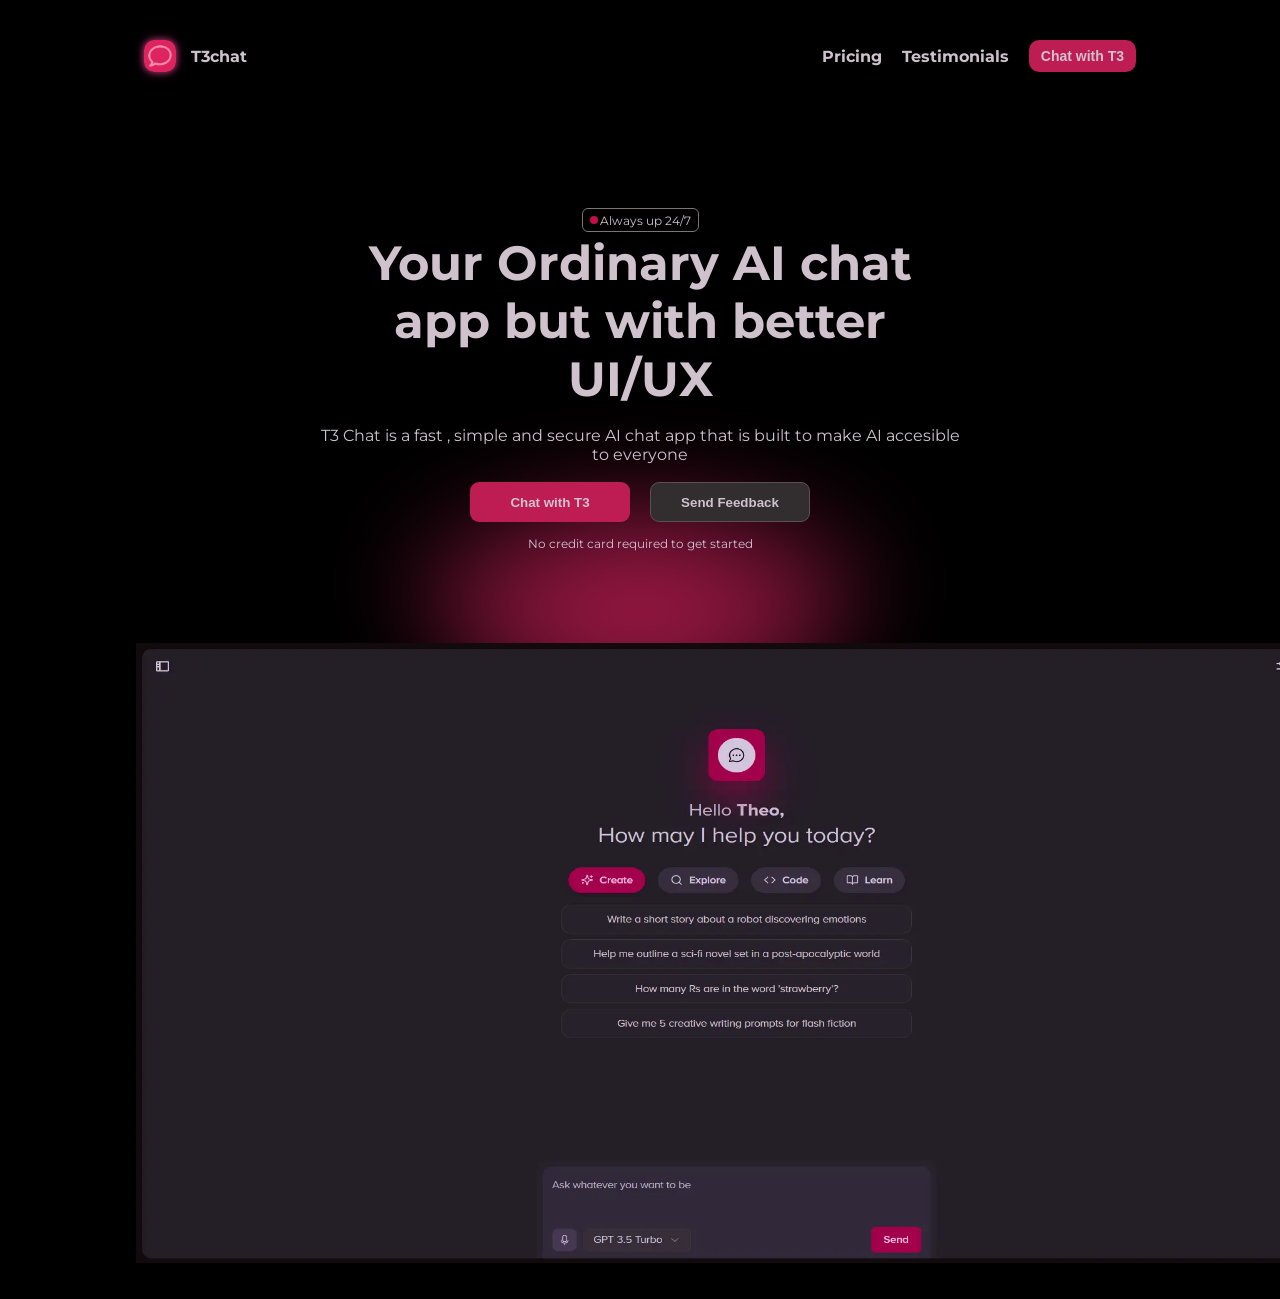
<file: assignment-3/landing-1/index.html>
<!DOCTYPE html>
<html lang="en">
<head>
    <meta charset="UTF-8">
    <meta name="viewport" content="width=device-width, initial-scale=1.0">
    <title>T3Chat</title>
    <link rel="preconnect" href="https://fonts.googleapis.com">
    <link rel="preconnect" href="https://fonts.gstatic.com" crossorigin>
    <link href="https://fonts.googleapis.com/css2?family=Montserrat:ital,wght@0,100..900;1,100..900&display=swap" rel="stylesheet">
    <link rel="stylesheet" href="style.css">
</head>
<body>
    <div class="container">
        <div class="main">
            <div class="navbar">
                <div class="nav1">
                    <img class="logo" src="msgicon.webp" height="32px" width="32px" alt="">
                    <a href="#" class="navlink">T3chat</a>
                </div>
                <div class="nav2">
                    <a href="#" class="navlink">Pricing</a>
                    <a href="#" class="navlink">Testimonials</a>
                    <button class="navbutton">Chat with T3</button>
                </div>
            </div>
            <div class="mainer">
                <div class="hero">
                    <div class="smallbanner">
                        <div class="dot" style="height: 8px; margin-right: 2px; width: 8px; background-color: #c60c4a; border-radius: 50px;"></div>
                        Always up 24/7</div>
                    <div class="header">
                        Your Ordinary AI chat app but with better UI/UX
                    </div>
                    <p class="para">T3 Chat is a fast , simple and secure AI chat app that is built to make AI accesible to everyone</p>
                    <div class="buttons">
                        <button class="button1">Chat with T3</button>
                        <button class="button2">Send Feedback</button>
                    </div>
                    <p style="font-size: 12px;">No credit card required to get started</p>
                </div>
            </div>
            <div class="heroimage">
                <img class="imgg" src="t3-dash.webp" height="620.49px" width="1200px" alt="" style="margin-top: 80px;">
            </div>
        </div>
    </div>
</body>
</html>
</file>
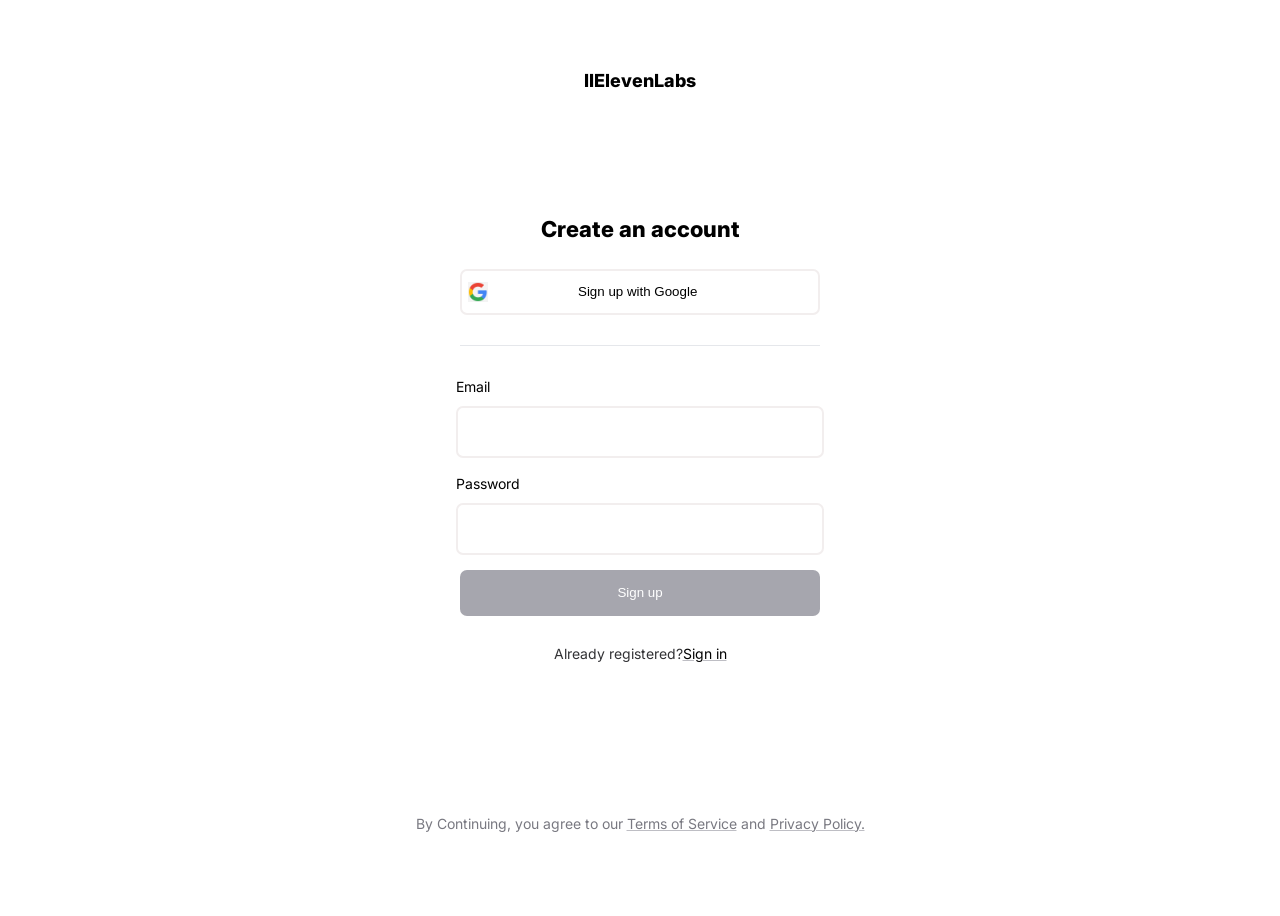
<file: week-1/assignment-1/index.html>
<!-- Assignment 1: Create a signup page of Eleven Labs-->

<!DOCTYPE html>
<html lang="en">
<head>
  <meta charset="UTF-8">
  <meta name="viewport" content="width=device-width, initial-scale=1.0">
  <title>Sign Up | ElevenLabs (Demo)</title>
  <link rel="preconnect" href="https://fonts.googleapis.com">
  <link rel="preconnect" href="https://fonts.gstatic.com" crossorigin>
  <link href="https://fonts.googleapis.com/css2?family=Inter:wght@100..900&display=swap" rel="stylesheet">
  <link rel="stylesheet" href="signup.css">
</head>
<body>
  <div class="container">
    <div class="content">
      <div class="header">IIElevenLabs</div>
      <div class="forms">
        <div class="createacc">Create an account</div>
        <button class="google">
          <img id="imgg" src="google.png" alt="" height="20px">
          
          <span>Sign up with Google</span>
        </button>
        <hr>
        <div>
          <label for="email" class="label">Email</label>
          <input class="input" type="email" id="email">
        </div>
        <div>
          <label for="pass" class="label">Password</label>
          <input class="input" type="password" id="pass">
        </div>
        <button class="signup">Sign up</button>
        <p class="registered">Already registered? <a class="signin" href="#"> Sign in</a></p>
        

      </div>
      <div class="footer">
        <p class="terms">By Continuing, you agree to our <a class="underline" href="#">Terms of Service</a>  and <a class="underline" href="#">Privacy Policy.</a> </p>
      </div>

    </div>
  </div>
  
</body>
</html>
</file>
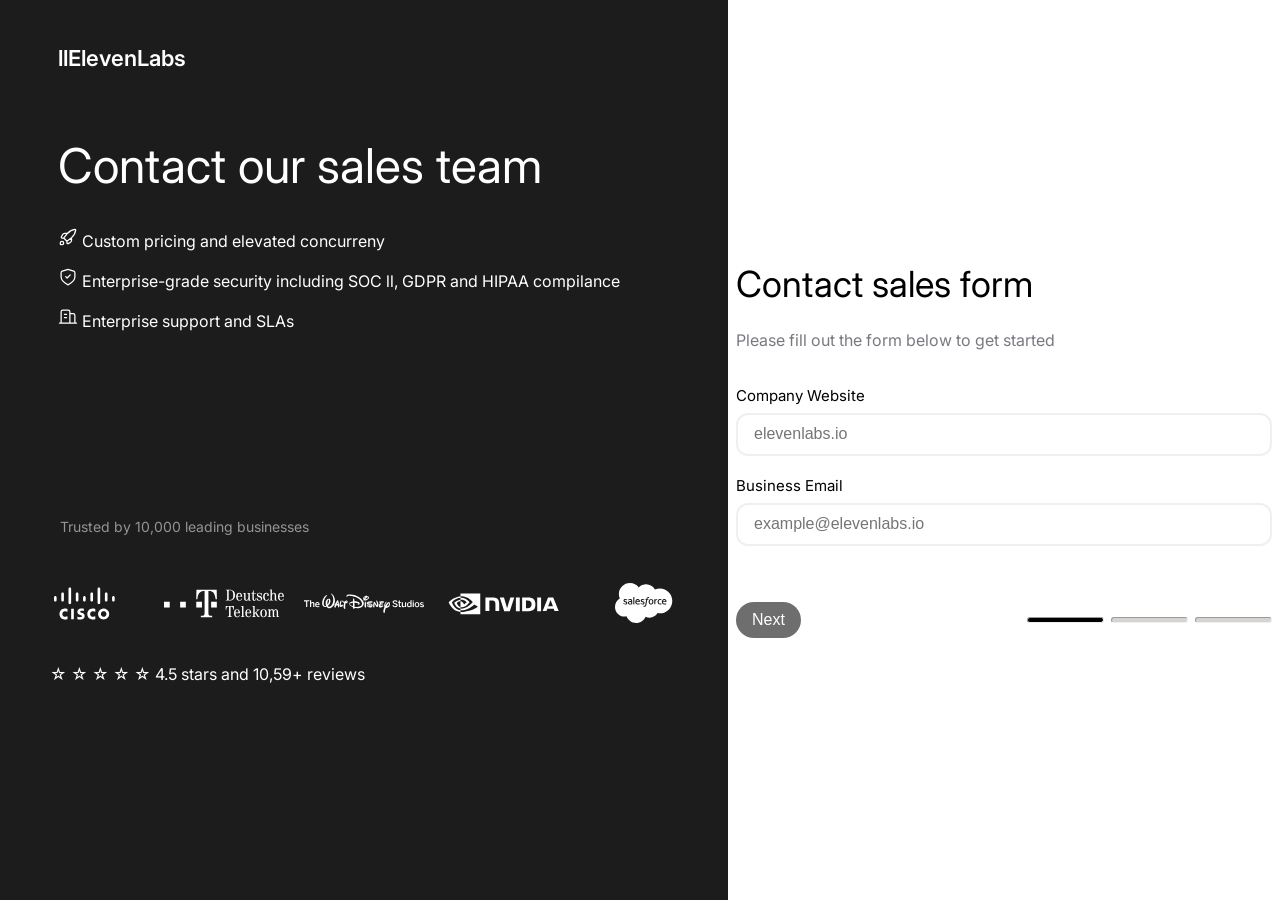
<file: week-1/assignment-2/index.html>
<!--Create a contact sales page of ElevenLabs-->

<!DOCTYPE html>
<html lang="en">
<head>
    <meta charset="UTF-8">
    <meta name="viewport" content="width=device-width, initial-scale=1.0">
    <title>Contact Sales</title>
    <link rel="preconnect" href="https://fonts.googleapis.com">
    <link rel="preconnect" href="https://fonts.gstatic.com" crossorigin>
    <link href="https://fonts.googleapis.com/css2?family=Inter:wght@100..900&display=swap" rel="stylesheet">
    <link rel="stylesheet" href="contact-sales.css">
</head>
<body>
    <div class="container">
        <div class="part1">
            <div class="container1">
                    <div class="top">llElevenLabs</div>
                    <div class="header">Contact our sales team</div>
                    <p style="margin: 8px 0px;"> <img src="rocket.svg" alt=""> Custom pricing and elevated concurreny</p>
                    <p style="margin: 8px 0px;" > <img src="shield.svg" alt=""> Enterprise-grade security including SOC ll, GDPR and HIPAA compilance</p>
                    <p style="margin: 8px 0px;" > <img src="enterprise.svg" alt=""> Enterprise support and SLAs</p>
                    
            </div>
            <div class="contain">
                <div class="tag">Trusted by 10,000 leading businesses</div>
                <div class="images">
                    <img src="cisco-white.svg" alt="">
                    <img src="deutsche-telekom-white.svg" alt="">
                    <img src="walt-disney-studios-white.svg" alt="">
                    <img src="nvidia-white.svg" alt="">
                    <img src="salesforce-white.svg" alt="">
                </div>
                <p style="padding-left: 50px;"> &#9734; &#9734; &#9734; &#9734; &#9734; 4.5 stars and 10,59+ reviews</p>
            </div>
        </div>
        <div class="part2">
            <div class="container2">
                <h2 class="heading2">Contact sales form</h2>
                <p class="para2">Please fill out the form below to get started</p>
                <div class="filler">
                    <label class="label2" for="company">Company Website</label>
                    <input class="input" type="text" id="company" placeholder="elevenlabs.io" style="margin-bottom: 20px;">
                </div>
                <div class="filler">
                    <label class="label2" for="email">Business Email</label>
                    <input class="input" type="text" id="email" placeholder="example@elevenlabs.io">
                </div>
                <div class="footer2">
                    <button class="next">Next</button>
                    <div class="lines">
                        <hr style="background-color: black;">
                        <hr>
                        <hr>
                    </div>
                </div>
            </div>
        </div>
    </div>
    
</body>
</html>
</file>
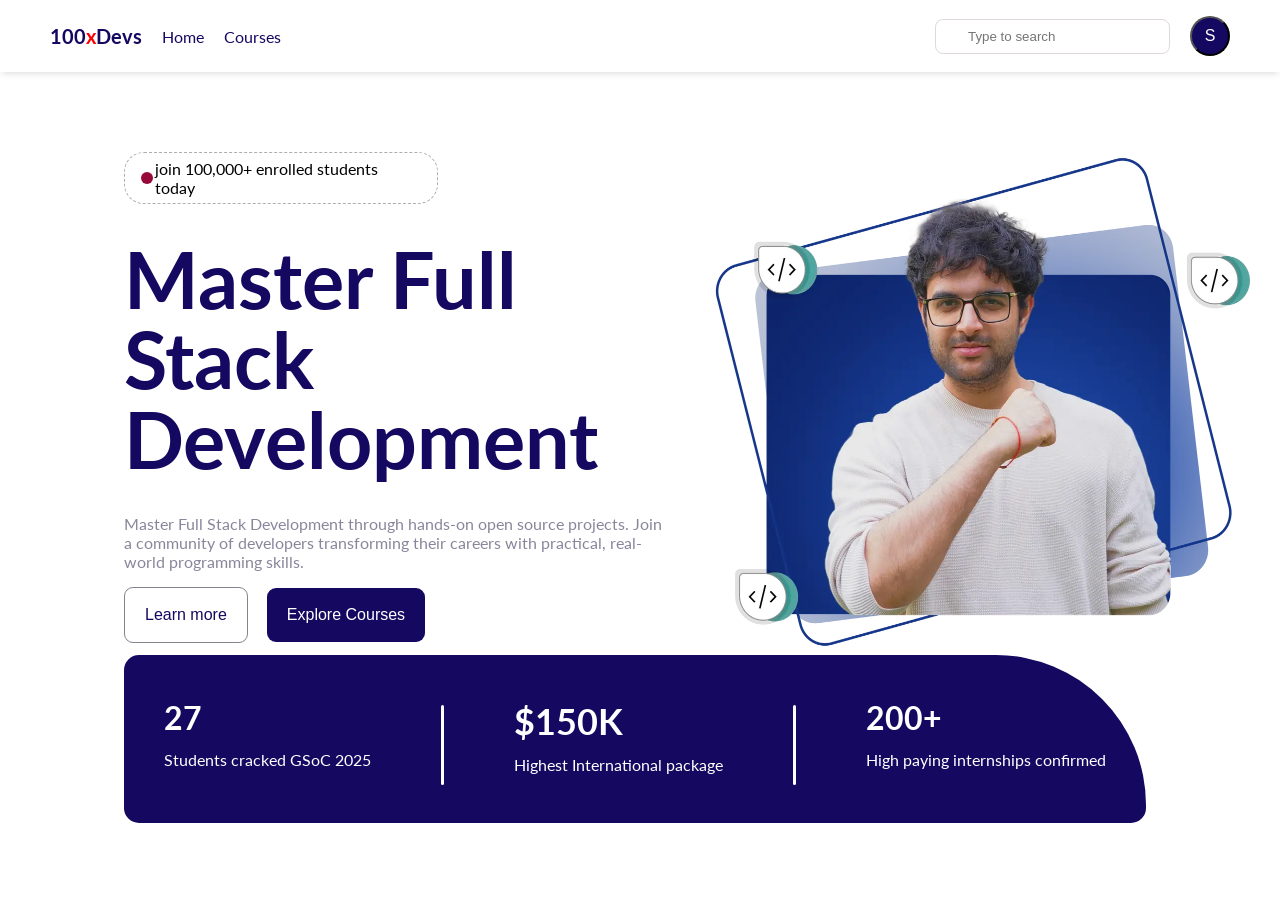
<file: week-1/assignment-3/index.html>
<!--Create the landing page of 100xdevs-->

<!DOCTYPE html>
<html lang="en">
<head>
    <meta charset="UTF-8">
    <meta name="viewport" content="width=device-width, initial-scale=1.0">
    <title>100xDevs</title>
    <link rel="preconnect" href="https://fonts.googleapis.com">
    <link rel="preconnect" href="https://fonts.gstatic.com" crossorigin>
    <link href="https://fonts.googleapis.com/css2?family=Lato:ital,wght@0,100;0,300;0,400;0,700;0,900;1,100;1,300;1,400;1,700;1,900&display=swap" rel="stylesheet">
    <link rel="stylesheet" href="100x.css">
</head>
<body>
    <div class="container">
        <div class="navbar">
            <div class="nav1">
                <div class="logo">100<span style="color: red;">x</span>Devs</div>
                <a class="navlink" href="#">Home</a>
                <a class="navlink" href="#">Courses</a>
            </div>
            <div class="nav2">
                <input class="input" type="text" placeholder="Type to search">
                <button class="profile">S</button>
            </div>
        </div>

        <div class="main">
            <div class="part1">
                <div class="textarea">
                    <div class="banner">
                        <div class="dot" style="height: 12px; width: 12px; background-color: rgb(151, 9, 56); border-radius: 50px;"></div>
                        join 100,000+ enrolled students today
                    </div>
                    <h1 class="hero-title">Master Full Stack Development</h1>
                    <p class="para">
                        Master Full Stack Development through hands-on open source projects. Join a community of developers transforming their careers with practical, real-world programming skills.
                    </p>
                    <button id="button1" class="buttons">Learn more</button>
                    <button id="button2" class="buttons">Explore Courses</button>
                </div>
                <div class="imgarea">
                    <img src="hero-img.webp" height="500px" width="540px" alt="">
                </div>
            </div>
            <div class="part2">
                <div class="card">
                    <div class="point">
                        <h1>27</h1>
                        <p>Students cracked GSoC 2025</p>
                    </div>
                    <div class="line"></div>
                    <div class="point">
                        <h1 class="pointhead">$150K</h1>
                        <p class="pointbullet">Highest International package</p>
                    </div>
                    <div class="line"></div>
                    <div class="point">
                        <h1>200+</h1>
                        <p>High paying internships confirmed</p>
                    </div>
                </div>
            </div>
        </div>
    </div>
    
</body>
</html>
</file>
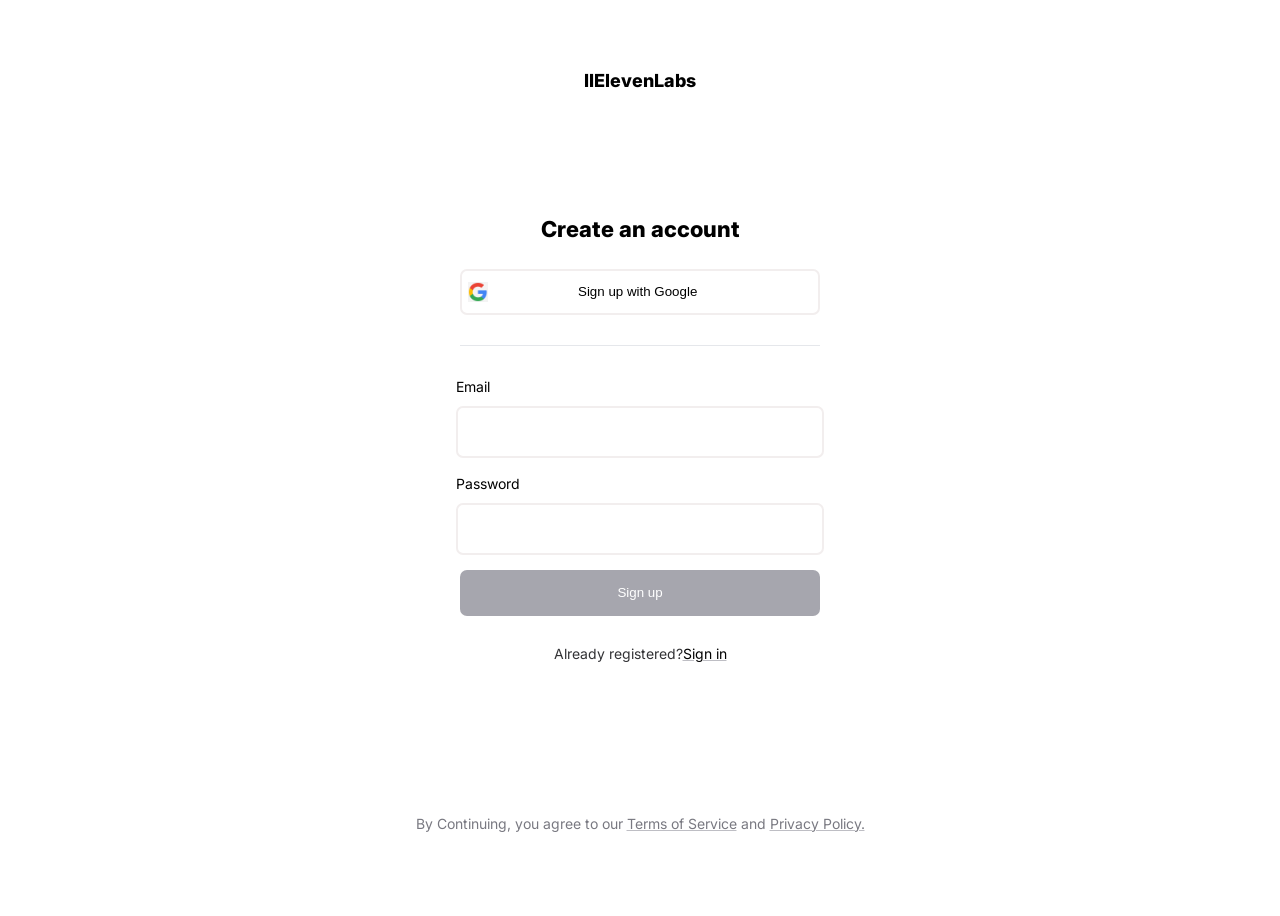
<file: week-1/assignment-1/signup.html>
<!-- Assignment 1: Create a signup page of Eleven Labs-->

<!DOCTYPE html>
<html lang="en">
<head>
  <meta charset="UTF-8">
  <meta name="viewport" content="width=device-width, initial-scale=1.0">
  <title>Sign Up | ElevenLabs</title>
  <link rel="preconnect" href="https://fonts.googleapis.com">
  <link rel="preconnect" href="https://fonts.gstatic.com" crossorigin>
  <link href="https://fonts.googleapis.com/css2?family=Inter:wght@100..900&display=swap" rel="stylesheet">
  <link rel="stylesheet" href="signup.css">
</head>
<body>
  <div class="container">
    <div class="content">
      <div class="header">IIElevenLabs</div>
      <div class="forms">
        <div class="createacc">Create an account</div>
        <button class="google">
          <img id="imgg" src="google.png" alt="" height="20px">
          
          <span>Sign up with Google</span>
        </button>
        <hr>
        <div>
          <label for="email" class="label">Email</label>
          <input class="input" type="email" id="email">
        </div>
        <div>
          <label for="pass" class="label">Password</label>
          <input class="input" type="password" id="pass">
        </div>
        <button class="signup">Sign up</button>
        <p class="registered">Already registered? <a class="signin" href="#"> Sign in</a></p>
        

      </div>
      <div class="footer">
        <p class="terms">By Continuing, you agree to our <a class="underline" href="#">Terms of Service</a>  and <a class="underline" href="#">Privacy Policy.</a> </p>
      </div>

    </div>
  </div>
  
</body>
</html>
</file>
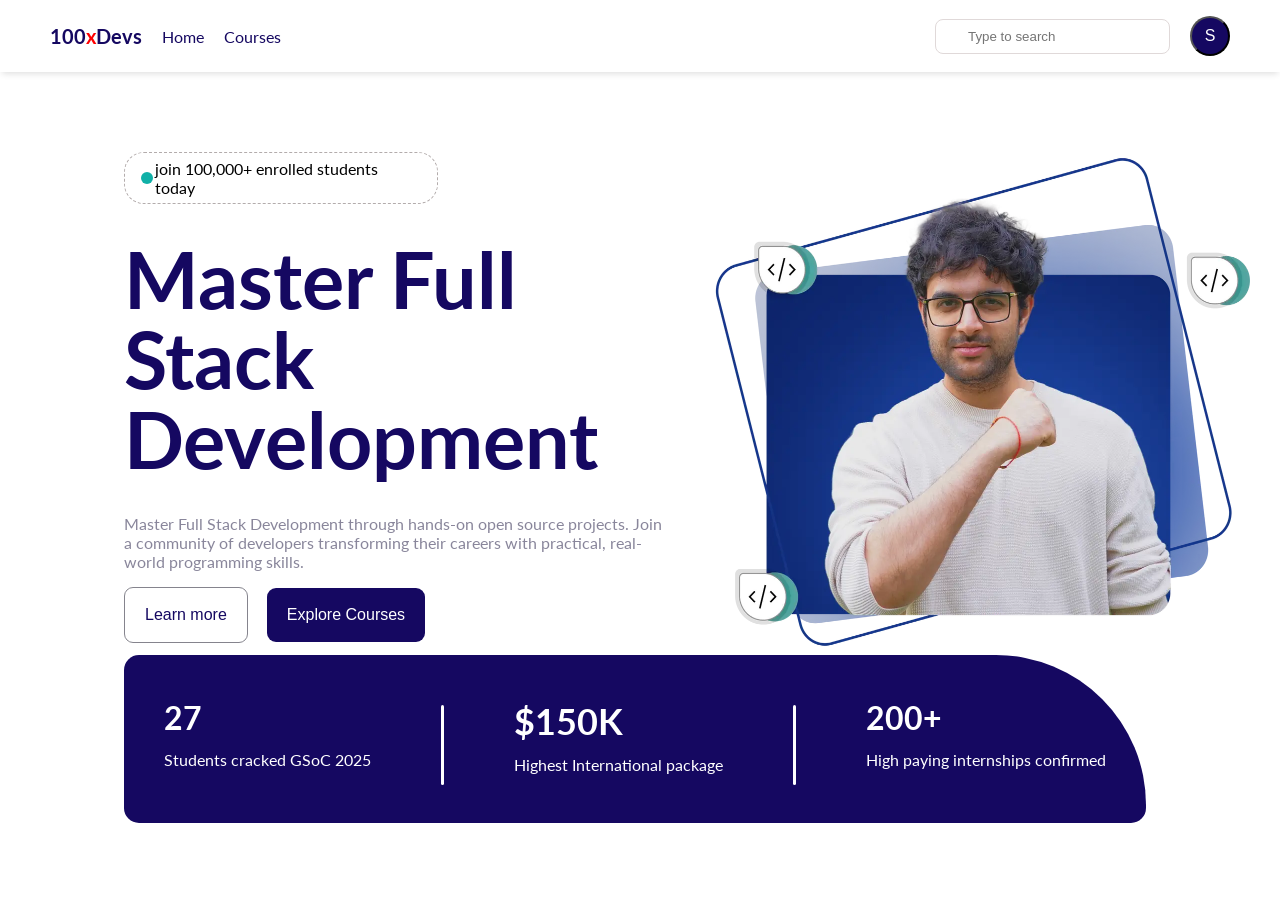
<file: week-1/assignment-3/100x.html>
<!--Create the landing page of 100xdevs-->

<!DOCTYPE html>
<html lang="en">
<head>
    <meta charset="UTF-8">
    <meta name="viewport" content="width=device-width, initial-scale=1.0">
    <title>100xDevs</title>
    <link rel="preconnect" href="https://fonts.googleapis.com">
    <link rel="preconnect" href="https://fonts.gstatic.com" crossorigin>
    <link href="https://fonts.googleapis.com/css2?family=Lato:ital,wght@0,100;0,300;0,400;0,700;0,900;1,100;1,300;1,400;1,700;1,900&display=swap" rel="stylesheet">
    <link rel="stylesheet" href="100x.css">
</head>
<body>
    <div class="container">
        <div class="navbar">
            <div class="nav1">
                <div class="logo">100<span style="color: red;">x</span>Devs</div>
                <a class="navlink" href="#">Home</a>
                <a class="navlink" href="#">Courses</a>
            </div>
            <div class="nav2">
                <input class="input" type="text" placeholder="Type to search">
                <button class="profile">S</button>
            </div>
        </div>

        <div class="main">
            <div class="part1">
                <div class="textarea">
                    <div class="banner">
                        <div class="dot" style="height: 12px; width: 12px; background-color: #10B0A7; border-radius: 50px;"></div>
                        join 100,000+ enrolled students today
                    </div>
                    <h1 class="hero-title">Master Full Stack Development</h1>
                    <p class="para">
                        Master Full Stack Development through hands-on open source projects. Join a community of developers transforming their careers with practical, real-world programming skills.
                    </p>
                    <button id="button1" class="buttons">Learn more</button>
                    <button id="button2" class="buttons">Explore Courses</button>
                </div>
                <div class="imgarea">
                    <img src="hero-img.webp" height="500px" width="540px" alt="">
                </div>
            </div>
            <div class="part2">
                <div class="card">
                    <div class="point">
                        <h1>27</h1>
                        <p>Students cracked GSoC 2025</p>
                    </div>
                    <div class="line"></div>
                    <div class="point">
                        <h1 class="pointhead">$150K</h1>
                        <p class="pointbullet">Highest International package</p>
                    </div>
                    <div class="line"></div>
                    <div class="point">
                        <h1>200+</h1>
                        <p>High paying internships confirmed</p>
                    </div>
                </div>
            </div>
        </div>
    </div>
    
</body>
</html>
</file>
<file: assignment-3/landing-1/style.css>
body {
    margin: 0px;
    padding: 0px;
    box-sizing: border-box;
    background-color: black;
    font-family: "Montserrat", sans-serif;
}

.main {
    margin: 0px 120px;
    padding: 32px 16px;
}

.navbar {
    padding: 8px;
    display: flex;
    justify-content: flex-start;
    align-items: center;
}

.nav2 {
    display: flex;
    margin-left: auto;
    align-items: center;
    gap: 20px;
}

.nav1 {
    display: flex;
    align-items: center;
    gap: 15px;
}

.logo {
    border-radius: 10px;
    box-shadow:
        0 0 6px rgba(255, 77, 166, 0.6),
        0 0 12px rgba(255, 77, 166, 0.4);
}

.navlink {
    font-size: 16px;
    text-decoration: none;
    color: rgb(207, 194, 205);
    font-weight: bold;
}

.navbutton {
    padding: 8px 12px;
    border: none;
    background-color: rgb(190, 29, 83);
    color: rgb(207, 194, 205);
    font-size: 14px;
    font-weight: bold;
    border-radius: 10px;
}

.navbutton:hover {
    cursor: pointer;
}

.mainer {
    display: flex;
    justify-content: center;
}

.hero {
    margin: 128px auto 0;
    max-width: 650px;
    gap: 2px;
    display: flex;
    flex-direction: column;
    justify-content: center;
    color: rgb(207, 194, 205);
    text-align: center;
}

.header {
    font-size: 48px;
    color: rgb(207, 194, 205);
    font-weight: bold;
    display: flex;
    justify-content: center;
    align-items: center;
    text-align: center;
}

.para {
     text-align: center;
}

.buttons {
    display: flex;
    justify-content: center;
    gap: 20px;
}

.button1{
    background-color: rgb(190, 29, 83);
    padding: 8px 16px;
    border: none;
    border-radius: 9px;
    width: 160px;
    height: 40px;
    color: rgb(207, 194, 205);
    font-weight: bold;
}

.button2{
    background-color: rgb(50, 45, 47);
    padding: 8px 16px;
    border: rgb(89, 80, 80) solid 1px;
    border-radius: 9px;
    width: 160px;
    height: 40px;
    color: rgb(207, 194, 205);
    font-weight: bold;
}

.heroimage::before {
     content: "";
    position: absolute;
    top: 480px;              /* adjust vertical position */
    left: 50%;
    transform: translateX(-50%);

    width: 520px;
    height: 260px;           /* half of width → semi-circle */

    background: radial-gradient(
        ellipse at center,
        rgba(190, 29, 83, 0.9) 0%,
        rgba(190, 29, 83, 0.6) 40%,
        rgba(190, 29, 83, 0.3) 60%,
        transparent 75%
    );

    border-radius: 0 0 520px 520px; /* 👈 semi-circle shape */
    filter: blur(45px);

    z-index: -1;             /* BEHIND image */
    pointer-events: none;
}

.smallbanner {
    font-size: 12px;
    border: 1px solid rgb(125, 115, 115);
    height: 22px;
    width: 115px;
    display: flex;
    justify-content: center;
    align-items: center;
    border-radius: 6px;
    margin: 0 auto;
}
</file>
<file: week-1/assignment-1/signup.css>
body {
  font-family: 'Inter', system-ui, -apple-system, BlinkMacSystemFont, sans-serif;
}


.container {
  display: flex;
  justify-content: center;
  min-height: 100vh;
}

.content {
  display: flex;
  flex-direction: column;
  justify-content: space-around;
  align-items: center;
}

.header {
  font-size: 18px;
  font-weight: 800;
}

.createacc{
  font-size: 22px;
  font-weight: 800;
  margin-bottom: 12px;
}

hr {
  width: 360px;
  border: none;
  border-top: 1px solid #e5e7eb;
  margin: 15px 0;
}

.google {
  height: 46px;
  width: 360px;
  background-color: white;
  border: 2px rgb(242, 238, 238) solid;
  border-radius: 7px;
  display: flex;
  justify-content: flex-start;
  align-items: center;
  gap: 90px;
}

.google:hover {
  background-color: #f7f7f8;
  cursor: pointer;
}

#imgg {
  justify-content: flex-start;
}

.input {
  height: 46px;
  width: 360px;
  background-color: white;
  border: 2px rgb(242, 238, 238) solid;
  border-radius: 7px;
  display: flex;
  justify-content: center;
  align-items: center;
  margin-top: 10px;
}

.signup {
  background-color: #A6A6AE;
  color: white;
  height: 46px;
  width: 360px;
  border: none;
  border-radius: 7px;
}

.terms {
  font-size: 14px;
  color: #00001187;
}

.underline {
  color: #00001187;
  text-decoration: underline;
  text-decoration-color: #84849087;
}

.underline:hover {
  text-decoration-color: black;
}

.registered {
  font-size: 14px;
  color: #323235;
  display: flex;
  justify-content: center;
}

.signin {
  color: black;
  text-decoration: underline;
  text-decoration-color: #84849087;
}

.signin:hover {
  text-decoration-color: black;
}

.label {
  margin: 10px 0px 20px 0px;
  font-size: 14px;
}

.forms{
  display: flex;
  flex-direction: column;
  justify-content: center;
  align-items: center;
  gap: 15px;
}
</file>
<file: week-1/assignment-2/contact-sales.css>
body {
    margin: 0px;
    padding: 0px;
    font-family: 'Inter', system-ui, -apple-system, BlinkMacSystemFont, sans-serif;
}


.container {
    min-height: 100vh;
    display: flex;
    justify-content: center;
}

.part1{
    background-color: #1C1C1C;
    flex: 1;
    display: flex;
    flex-direction: column;
    gap: 45px;
    justify-content: center;
    align-items: center;
    color: white;
}

.part2 {
    background-color: white;
    flex: 1;
    display: flex;
    justify-content: center;
    align-items: center;
}

.heading2{
    font-size: 36px;
    color: #000000;
    font-weight: 400;
    margin: 0px 0px 24px;
}

.para2{
    font-size: 16px;
    color: #00001187;
    margin: 0px 0px 36px;
}

.label2{
    font-size: 15px;
    margin: 0px 0px 8px;
}

.filler {
    display: flex;
    flex-direction: column;
}

.input {
    padding: 12px 16px;
    border-radius: 12px;
    border: 2px rgb(242, 238, 238) solid;
    width: 500px;
}

.input::placeholder{
    font-size: 16px;
}

.next {
    font-size: 16px;
    color: white;
    background-color: #6E6E6E;
    padding: 9px 16px;
    border-radius: 20px;
    border: none;

}

hr {
    height: 4px;
    width: 75px;
    background-color: #D6D3D1;
    border-radius: 30px;
}

.footer2 {
    display: flex;
    justify-content: flex-start;
    align-items: center;
    gap: 6px;
    margin: 32px 0px 0px;
    padding: 24px 0px 0px;
}

.lines {
    display: flex;
    justify-content: flex-end;
    align-items: center;
    gap: 7px;
    margin-left: 220px;
}

#company {
    margin-bottom: 10px;
}

.top{
    font-size: 22px;
    font-weight: 600;
    margin: 0px 0px 65px;
}

.header {
    font-size: 48px;
    margin: 0px 0px 24px;
}

.tag{
    font-size: 14px;
    color: #949494;
    margin: 0px 0px 24px;
    padding-left: 60px;
}

.container1{
    display: flex;
    flex-direction: column;
    align-items: flex-start;
    padding: 45px;
    margin-right: 50px;
    flex: 1;
}

.contain{
    flex: 1;
}

.images {
    margin-top: 12px;
    display: flex;
    gap: 20px;
    padding: 24px;
}
</file>
<file: week-1/assignment-3/100x.css>
body {
    padding: 0px;
    margin: 0px;
    font-family: "Lato", sans-serif;
}

.navbar {
    padding: 16px;
    display: flex;
    justify-content: space-between;
    box-shadow: 0 4px 6px -2px rgba(0, 0, 0, 0.12);
    padding-left: 50px;
    padding-right: 50px;
}

.logo {
    font-size: 20px;
    font-weight: bold;
    color: #150861;
}

.nav1 {
    display: flex;
    gap: 20px;
    align-items: center;
}

.nav2 {
    display: flex;
    gap: 20px;
    align-items: center;
}

.profile {
    background-color: #150861;
    color: white;
    font-size: 16px;
    border-radius: 50px;
    height: 40px;
    width: 40px;
}

.input {
    padding: 9px 32px;
    border-radius: 8px;
    border: 1px rgb(224, 217, 217) solid;
}

.navlink {
    text-decoration: none;
    color: #150861;
}

.part1 {
    display: flex;
    gap: 40px;
    padding-left: 100px;
}

.textarea{
    flex: 1;
    justify-content: space-evenly;
}

.imgarea{
flex: 1;
}

.banner {
    display: flex;
    justify-content: center;
    align-items: center;
    border: dashed 1px rgb(179, 172, 172);
    border-radius: 20px;
    padding: 6px 16px;
    width: 280px;
    gap: 2px;
}

.hero-title {
    font-size: 79px;
    color: #150861;
    font-weight: bold;
    margin-top: 35px;
    margin-bottom: 35px;
    line-height: 80px;
}

.para {
    font-size: 16px;
    color: #89869b;
}

.main {
    padding: 80px 24px;
    gap: 40px;
}

.buttons {
    font-size: 16px;
    padding: 18px 20px;
    background-color: white;
    border-radius: 9px;
}

#button1 {
    background-color: white;
    border: #85848d 1px solid;
    color: #150861;
    margin-right: 15px;
}

#button1:hover {
    background-color: #e7e7eb;
}

#button2 {
    background-color: #150861;
    border: none;
    color: white;
}

.card {
    background-color: #150861;
    color: white;
    border-radius: 15px;
    display: flex;
    justify-content: space-around;
    gap: 20px;
    margin-left: 100px;
    margin-right: 110px;
    border-top-right-radius: 150px;
}

.point {
    padding: 32px 30px;
    line-height: 20px;
}

.line {
    margin-top: 50px;
    width: 3px;
    height: 80px;
    background-color: white;
    align-items: center;
    justify-content: center;
    border-radius: 50px;
}

.pointhead{
    color: white;
    font-size: 36px;
}

.pointbullet{
    color: white;
    font-size: 16px;
}
</file>
